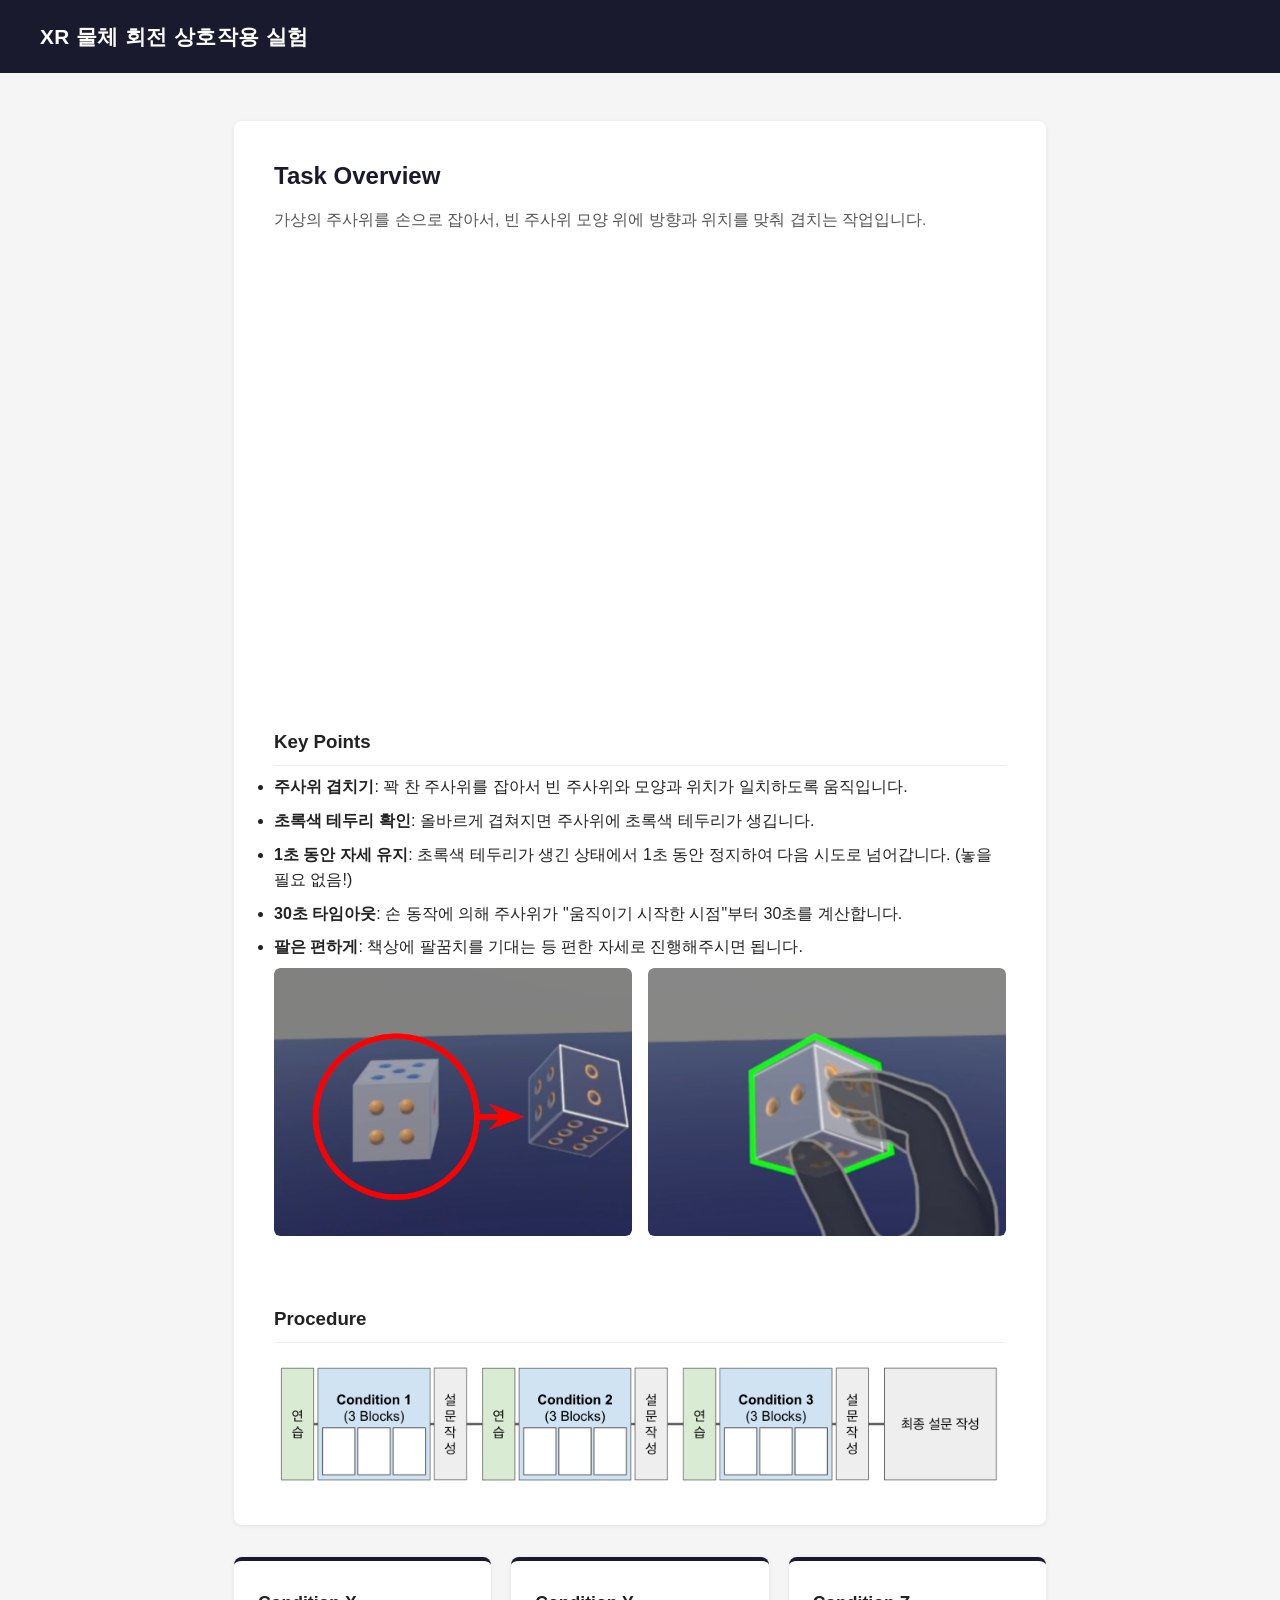
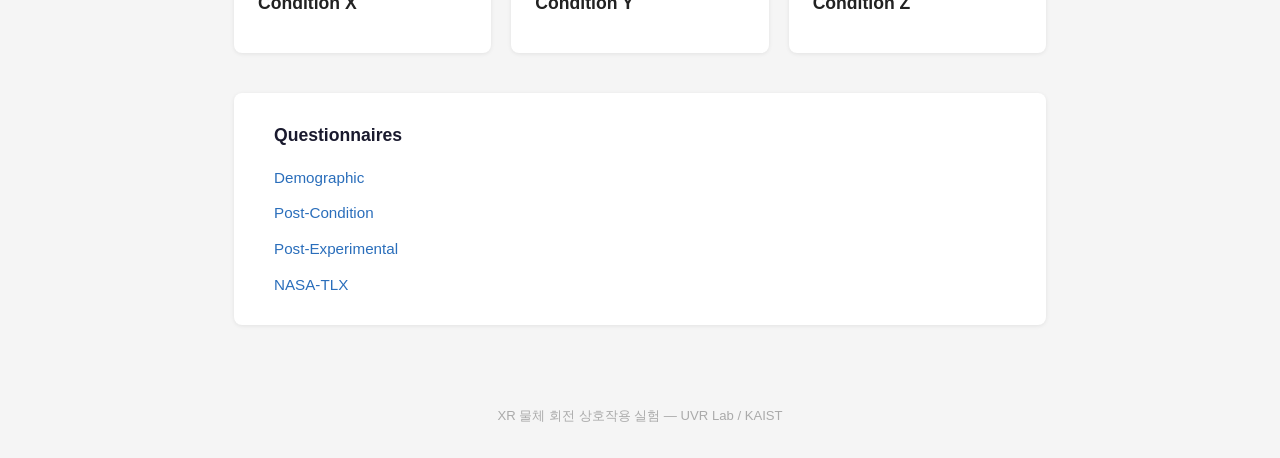
<file: index.html>
<!DOCTYPE html>
<html lang="en">
<head>
  <meta charset="UTF-8" />
  <meta name="viewport" content="width=device-width, initial-scale=1.0" />
  <title>Instructions</title>
  <link rel="stylesheet" href="css/style.css" />
</head>
<body>

  <header>
    <h1>XR 물체 회전 상호작용 실험</h1>
  </header>

  <main>
    <div class="intro">
      <h2>Task Overview</h2>
      <p>가상의 주사위를 손으로 잡아서, 빈 주사위 모양 위에 방향과 위치를 맞춰 겹치는 작업입니다.</p>
      <div class="video-wrapper">
          <iframe src="https://drive.google.com/file/d/113ZLfl4gIYUF78aS5LANeNoGPsBczunu/preview" allow="autoplay"></iframe>
      </div>
      <br>
      <br>

      <h3>Key Points</h3>
      <ul>
        <li><b>주사위 겹치기</b>: 꽉 찬 주사위를 잡아서 빈 주사위와 모양과 위치가 일치하도록 움직입니다.</li>
        <li><b>초록색 테두리 확인</b>: 올바르게 겹쳐지면 주사위에 초록색 테두리가 생깁니다.</li>
        <li><b>1초 동안 자세 유지</b>: 초록색 테두리가 생긴 상태에서 1초 동안 정지하여 다음 시도로 넘어갑니다. (놓을 필요 없음!)</li>
        <li><b>30초 타임아웃</b>: 손 동작에 의해 주사위가 "움직이기 시작한 시점"부터 30초를 계산합니다.</li>
        <li><b>팔은 편하게</b>: 책상에 팔꿈치를 기대는 등 편한 자세로 진행해주시면 됩니다.</li>
      </ul>

      <div class="image-gallery">
      <!-- Replace src with your local image paths, e.g. images/condition-o-1.png -->
        <div class="image-placeholder">
          <img src="images/main_1.png" alt="Image 1"
              onerror="this.style.display='none'; this.nextElementSibling.style.display='block';" />
          <span class="label" style="display:none;">images/condition-o-1.png</span>
        </div>
        <div class="image-placeholder">
          <img src="images/main_2.png" alt="Image 2"
              onerror="this.style.display='none'; this.nextElementSibling.style.display='block';" />
          <span class="label" style="display:none;">images/condition-o-2.png</span>
        </div>
      </div>
      <br>
      <br>

      <h3>Procedure</h3>
      <img src="images/procedure.png" alt="procedure" />
    </div>

    <div class="card-grid">
      <a class="card" href="condition-x.html">
        <!-- <div class="tag">Condition</div> -->
        <h3>Condition X</h3>
      </a>
      <a class="card" href="condition-y.html">
        <!-- <div class="tag">Condition</div> -->
        <h3>Condition Y</h3>
      </a>
      <a class="card" href="condition-z.html">
        <!-- <div class="tag">Condition</div> -->
        <h3>Condition Z</h3>
      </a>
    </div>

    <div class="external-links">
      <h2>Questionnaires</h2>
      <ul>
        <li><a href="https://forms.gle/vXYQmPbs2Hkukr2DA" target="_blank" rel="noopener">Demographic</a></li>
        <li><a href="https://forms.gle/jHi5xaspJe6zsZoT9" target="_blank" rel="noopener">Post-Condition</a></li>
        <li><a href="https://forms.gle/G1ioLBs9VRUn2XNd6" target="_blank" rel="noopener">Post-Experimental</a></li>
        <li><a href="https://tlx.juyounglee.net/response/" target="_blank" rel="noopener">NASA-TLX</a></li>
      </ul>
    </div>
  </main>

  <footer></footer>
  <script src="js/footer.js"></script>

</body>
</html>
</file>
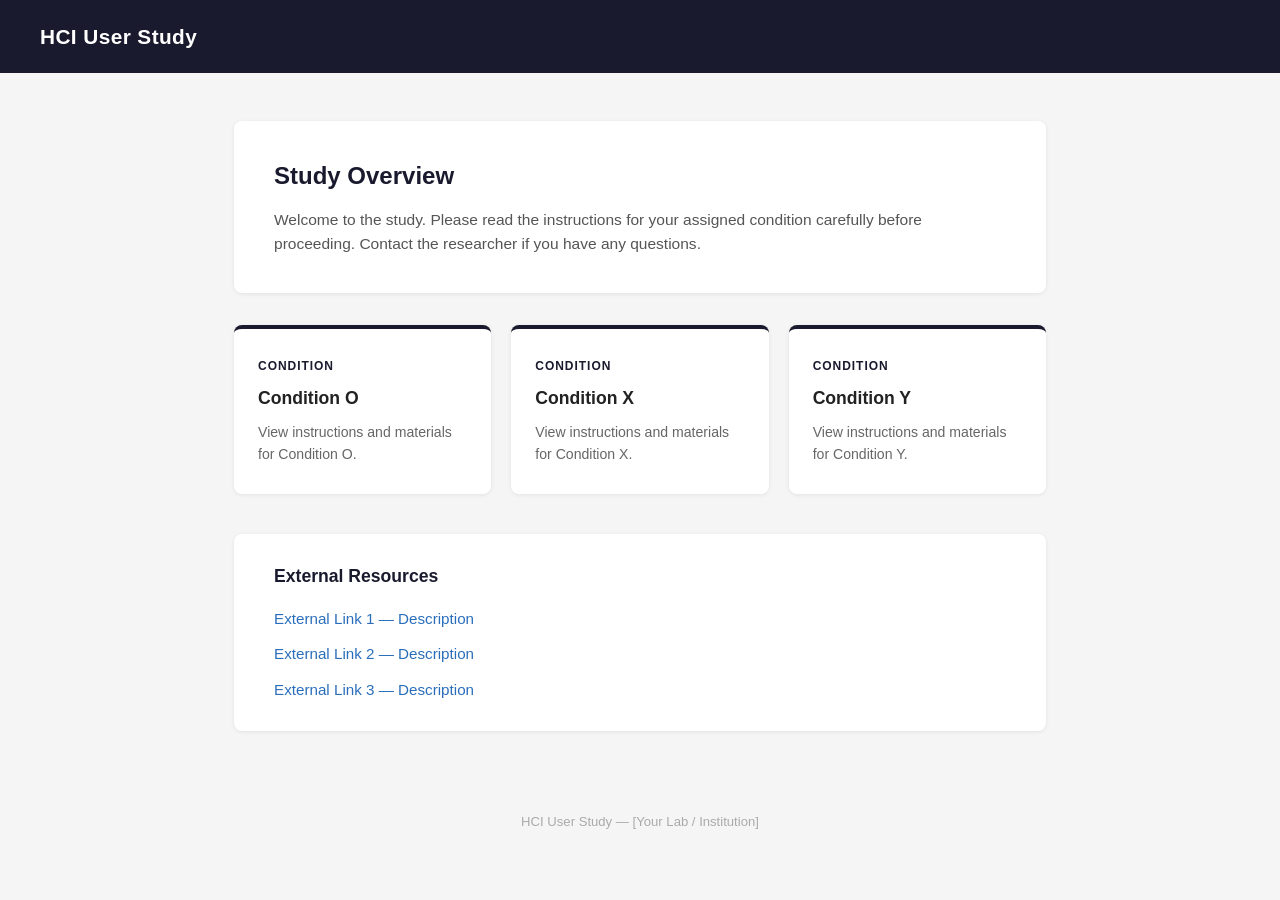
<file: geoctrl_instructions/index.html>
<!DOCTYPE html>
<html lang="en">
<head>
  <meta charset="UTF-8" />
  <meta name="viewport" content="width=device-width, initial-scale=1.0" />
  <title>HCI User Study</title>
  <link rel="stylesheet" href="css/style.css" />
</head>
<body>

  <header>
    <h1>HCI User Study</h1>
  </header>

  <main>
    <div class="intro">
      <h2>Study Overview</h2>
      <p>
        <!-- Replace with a brief description of your study -->
        Welcome to the study. Please read the instructions for your assigned
        condition carefully before proceeding. Contact the researcher if you
        have any questions.
      </p>
    </div>

    <div class="card-grid">
      <a class="card" href="condition-o.html">
        <div class="tag">Condition</div>
        <h3>Condition O</h3>
        <p>View instructions and materials for Condition O.</p>
      </a>
      <a class="card" href="condition-x.html">
        <div class="tag">Condition</div>
        <h3>Condition X</h3>
        <p>View instructions and materials for Condition X.</p>
      </a>
      <a class="card" href="condition-y.html">
        <div class="tag">Condition</div>
        <h3>Condition Y</h3>
        <p>View instructions and materials for Condition Y.</p>
      </a>
    </div>

    <div class="external-links">
      <h2>External Resources</h2>
      <ul>
        <li><a href="https://placeholder-link-1.example.com" target="_blank" rel="noopener">External Link 1 — Description</a></li>
        <li><a href="https://placeholder-link-2.example.com" target="_blank" rel="noopener">External Link 2 — Description</a></li>
        <li><a href="https://placeholder-link-3.example.com" target="_blank" rel="noopener">External Link 3 — Description</a></li>
      </ul>
    </div>
  </main>

  <footer>HCI User Study &mdash; [Your Lab / Institution]</footer>

</body>
</html>
</file>
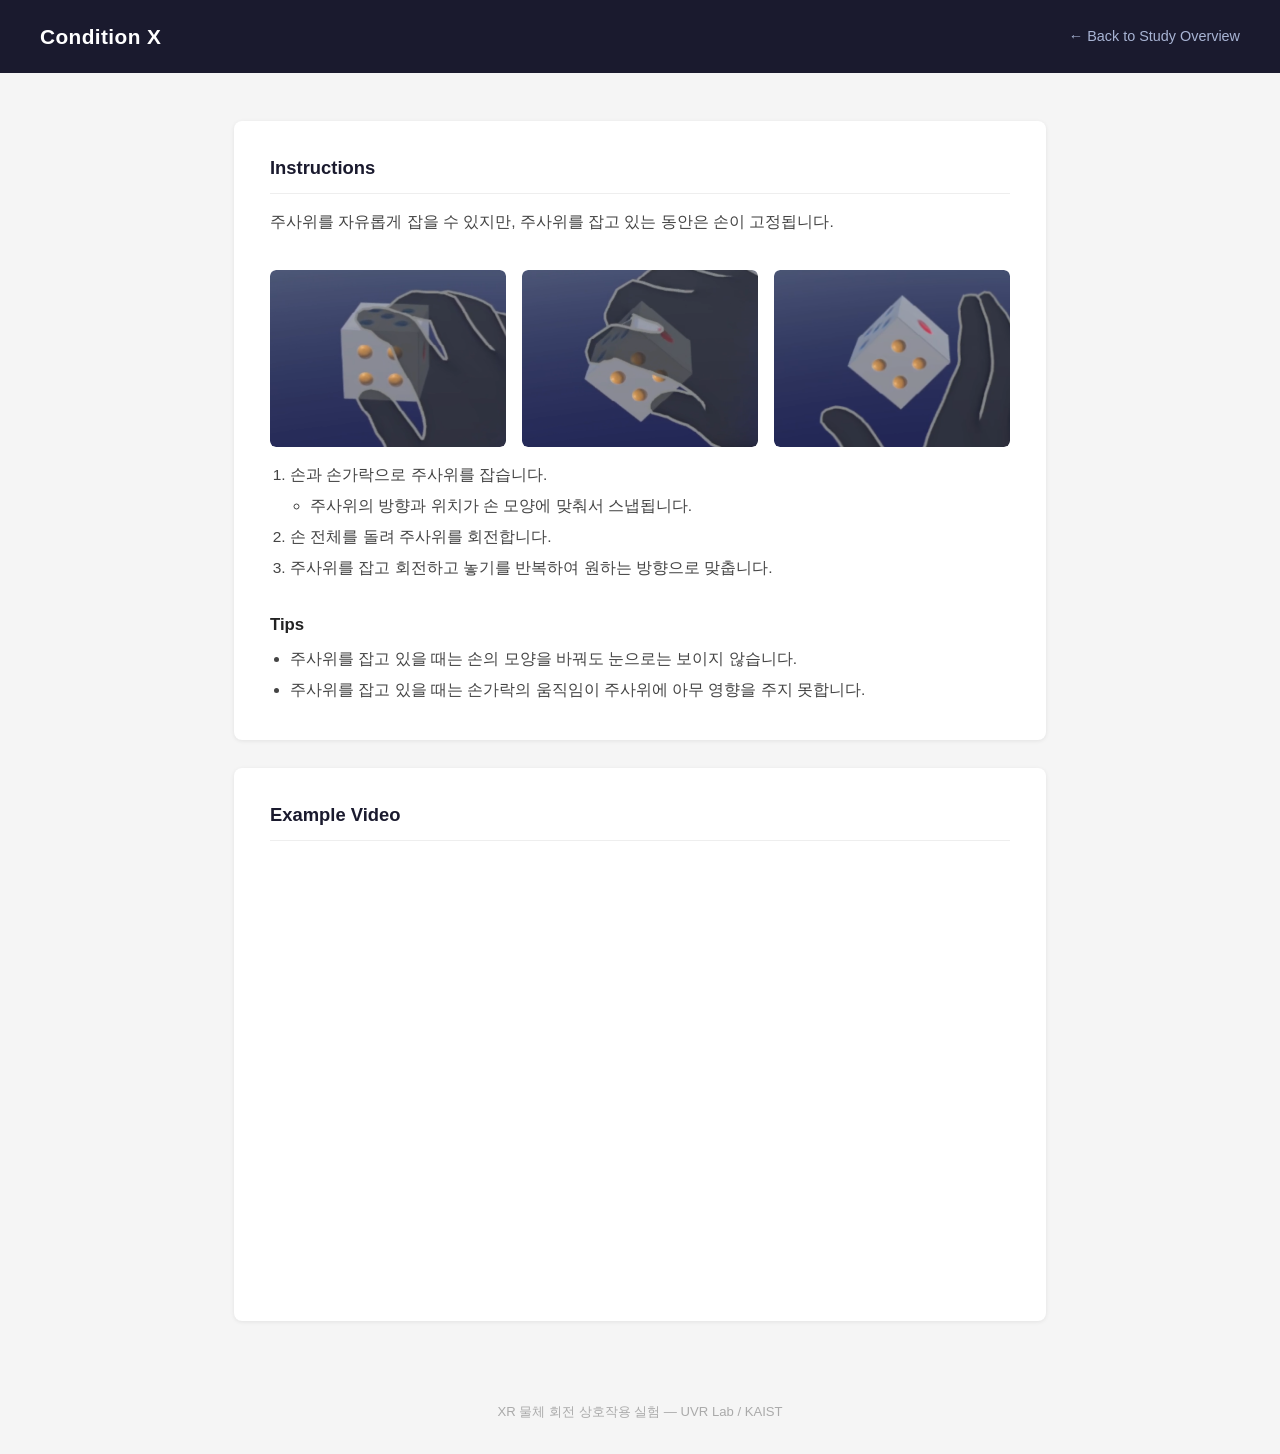
<file: condition-x.html>
<!DOCTYPE html>
<html lang="en">
<head>
  <meta charset="UTF-8" />
  <meta name="viewport" content="width=device-width, initial-scale=1.0" />
  <title>Condition X</title>
  <link rel="stylesheet" href="css/style.css" />
</head>
<body>

  <header>
    <h1>Condition X</h1>
    <a class="back-link" href="index.html">&larr; Back to Study Overview</a>
  </header>

  <main class="condition-page">

    <section class="instructions">
      <h2>Instructions</h2>
      <p>
        주사위를 자유롭게 잡을 수 있지만, 주사위를 잡고 있는 동안은 손이 고정됩니다.
      </p>
      <br>
      <div class="image-gallery">
        <!-- Replace src with your local image paths, e.g. images/condition-o-1.png -->
        <div class="image-placeholder">
          <img src="images/X_1.png" alt="Image 1"
               onerror="this.style.display='none'; this.nextElementSibling.style.display='block';" />
          <span class="label" style="display:none;">images/condition-x-1.png</span>
        </div>
        <div class="image-placeholder">
          <img src="images/X_2.png" alt="Image 2"
               onerror="this.style.display='none'; this.nextElementSibling.style.display='block';" />
          <span class="label" style="display:none;">images/condition-x-2.png</span>
        </div>
        <div class="image-placeholder">
          <img src="images/X_3.png" alt="Image 3"
               onerror="this.style.display='none'; this.nextElementSibling.style.display='block';" />
          <span class="label" style="display:none;">images/condition-x-3.png</span>
        </div>
      </div>
      <ol>
        <li>손과 손가락으로 주사위를 잡습니다.</li>
        <ul><li>주사위의 방향과 위치가 손 모양에 맞춰서 스냅됩니다.</li></ul>
        <li>손 전체를 돌려 주사위를 회전합니다.</li>
        <li>주사위를 잡고 회전하고 놓기를 반복하여 원하는 방향으로 맞춥니다.</li>
      </ol>
      <br>
      <h3>Tips</h3>
      <ul>
        <li>주사위를 잡고 있을 때는 손의 모양을 바꿔도 눈으로는 보이지 않습니다.</li>
        <li>주사위를 잡고 있을 때는 손가락의 움직임이 주사위에 아무 영향을 주지 못합니다.</li>
      </ul>
    </section>

    <section>
      <h2>Example Video</h2>
      <div class="video-wrapper">
        <iframe src="https://drive.google.com/file/d/1uBOflIDUyZsZqZWXZWE0DBMifl_GdZxQ/preview" allow="autoplay"></iframe>
      </div>
    </section>

  </main>

  <footer></footer>
  <script src="js/footer.js"></script>

</body>
</html>
</file>
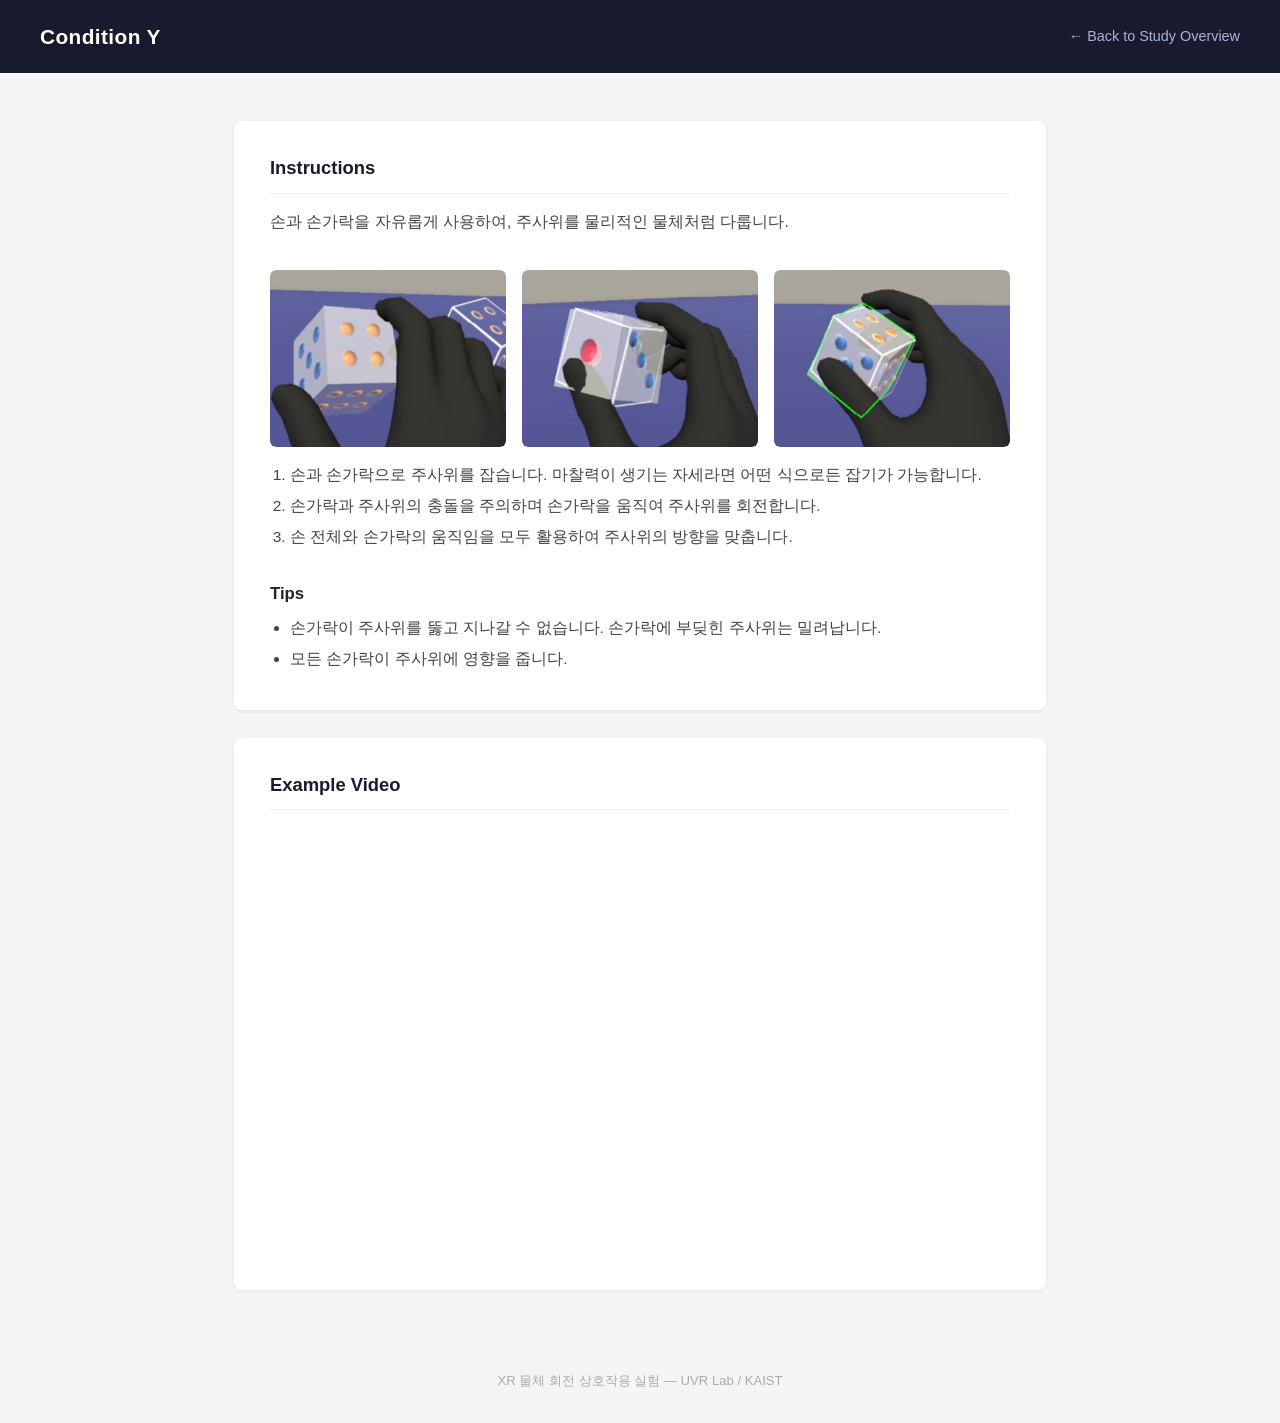
<file: condition-y.html>
<!DOCTYPE html>
<html lang="en">
<head>
  <meta charset="UTF-8" />
  <meta name="viewport" content="width=device-width, initial-scale=1.0" />
  <title>Condition Y</title>
  <link rel="stylesheet" href="css/style.css" />
</head>
<body>

  <header>
    <h1>Condition Y</h1>
    <a class="back-link" href="index.html">&larr; Back to Study Overview</a>
  </header>

  <main class="condition-page">

    <section class="instructions">
      <h2>Instructions</h2>
      <p>
        손과 손가락을 자유롭게 사용하여, 주사위를 물리적인 물체처럼 다룹니다.
      </p>
      <br>
      <div class="image-gallery">
        <!-- Replace src with your local image paths, e.g. images/condition-o-1.png -->
        <div class="image-placeholder">
          <img src="images/Y_1.png" alt="Image 1"
               onerror="this.style.display='none'; this.nextElementSibling.style.display='block';" />
          <span class="label" style="display:none;">images/condition-y-1.png</span>
        </div>
        <div class="image-placeholder">
          <img src="images/Y_2.png" alt="Image 2"
               onerror="this.style.display='none'; this.nextElementSibling.style.display='block';" />
          <span class="label" style="display:none;">images/condition-y-2.png</span>
        </div>
        <div class="image-placeholder">
          <img src="images/Y_3.png" alt="Image 3"
               onerror="this.style.display='none'; this.nextElementSibling.style.display='block';" />
          <span class="label" style="display:none;">images/condition-y-3.png</span>
        </div>
      </div>
      <ol>
        <li>손과 손가락으로 주사위를 잡습니다. 마찰력이 생기는 자세라면 어떤 식으로든 잡기가 가능합니다.</li>
        <li>손가락과 주사위의 충돌을 주의하며 손가락을 움직여 주사위를 회전합니다.</li>
        <li>손 전체와 손가락의 움직임을 모두 활용하여 주사위의 방향을 맞춥니다.</li>
      </ol>
      <br>
      <h3>Tips</h3>
      <ul>
        <li>손가락이 주사위를 뚫고 지나갈 수 없습니다. 손가락에 부딪힌 주사위는 밀려납니다.</li>
        <li>모든 손가락이 주사위에 영향을 줍니다.</li>
      </ul>
    </section>

    <section>
      <h2>Example Video</h2>
      <div class="video-wrapper">
        <iframe src="https://drive.google.com/file/d/1ovO53LZIj7i4RoSkdWe7fMSB88ngjisz/preview" allow="autoplay"></iframe>
      </div>
    </section>

  </main>

  <footer></footer>
  <script src="js/footer.js"></script>

</body>
</html>
</file>
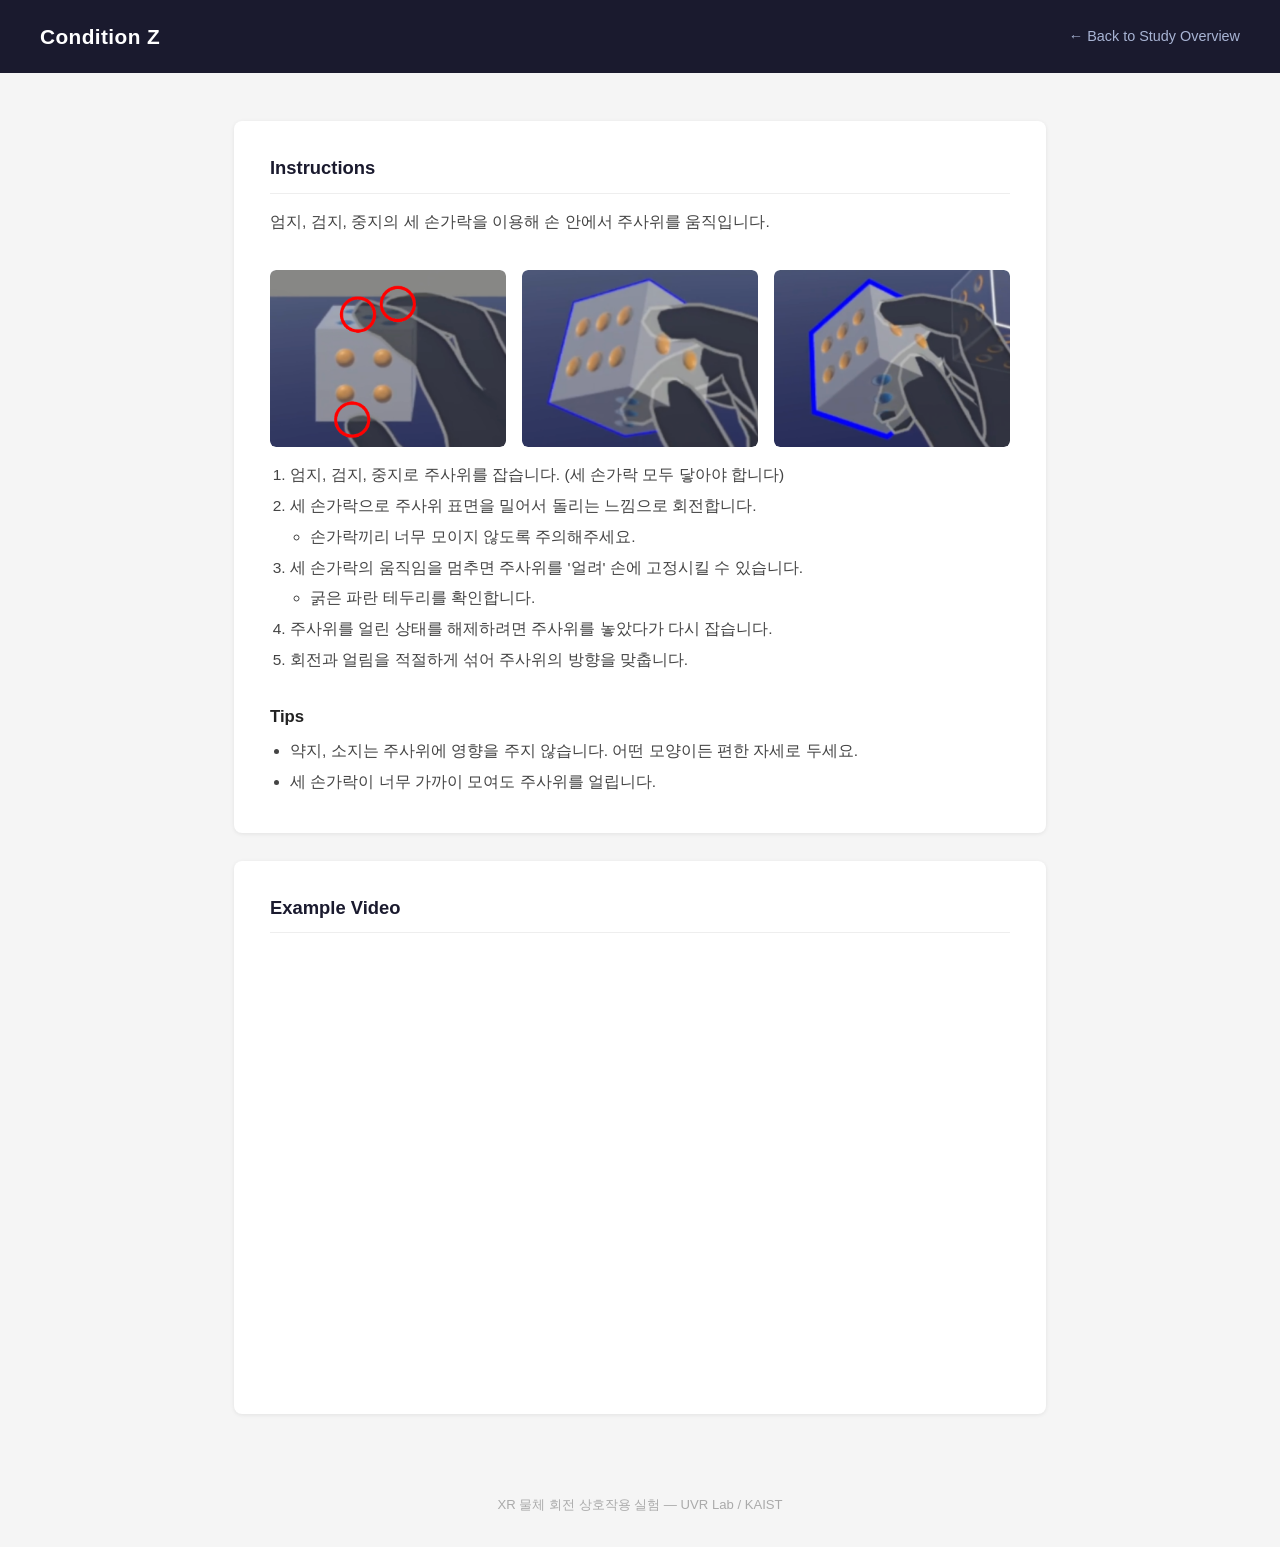
<file: condition-z.html>
<!DOCTYPE html>
<html lang="en">
<head>
  <meta charset="UTF-8" />
  <meta name="viewport" content="width=device-width, initial-scale=1.0" />
  <title>Condition Z</title>
  <link rel="stylesheet" href="css/style.css" />
</head>
<body>

  <header>
    <h1>Condition Z</h1>
    <a class="back-link" href="index.html">&larr; Back to Study Overview</a>
  </header>

  <main class="condition-page">

    <section class="instructions">
      <h2>Instructions</h2>
      <p>
        엄지, 검지, 중지의 세 손가락을 이용해 손 안에서 주사위를 움직입니다.
      </p>
      <br>
      <div class="image-gallery">
        <!-- Replace src with your local image paths, e.g. images/condition-y-1.png -->
        <div class="image-placeholder">
          <img src="images/Z_1.png" alt="Image 1"
               onerror="this.style.display='none'; this.nextElementSibling.style.display='block';" />
          <span class="label" style="display:none;">images/condition-z-1.png</span>
        </div>
        <div class="image-placeholder">
          <img src="images/Z_2.png" alt="Image 2"
               onerror="this.style.display='none'; this.nextElementSibling.style.display='block';" />
          <span class="label" style="display:none;">images/condition-z-2.png</span>
        </div>
        <div class="image-placeholder">
          <img src="images/Z_3.png" alt="Image 3"
               onerror="this.style.display='none'; this.nextElementSibling.style.display='block';" />
          <span class="label" style="display:none;">images/condition-z-3.png</span>
        </div>
      </div>
      <ol>
        <li>엄지, 검지, 중지로 주사위를 잡습니다. (세 손가락 모두 닿아야 합니다)</li>
        <li>세 손가락으로 주사위 표면을 밀어서 돌리는 느낌으로 회전합니다.</li>
        <ul><li>손가락끼리 너무 모이지 않도록 주의해주세요.</li></ul>
        <li>세 손가락의 움직임을 멈추면 주사위를 '얼려' 손에 고정시킬 수 있습니다.</li>
        <ul><li>굵은 파란 테두리를 확인합니다.</li></ul>
        <li>주사위를 얼린 상태를 해제하려면 주사위를 놓았다가 다시 잡습니다.</li>
        <li>회전과 얼림을 적절하게 섞어 주사위의 방향을 맞춥니다.</li>
      </ol>
      <br>
      <h3>Tips</h3>
      <ul>
        <li>약지, 소지는 주사위에 영향을 주지 않습니다. 어떤 모양이든 편한 자세로 두세요.</li>
        <li>세 손가락이 너무 가까이 모여도 주사위를 얼립니다.</li>
      </ul>
    </section>

    <section>
      <h2>Example Video</h2>
      <div class="video-wrapper">
        <iframe src="https://drive.google.com/file/d/1Ap_DE1yxuV53O7Q3ub1uzR-3qdRZRicY/preview" allow="autoplay"></iframe>
      </div>
    </section>

  </main>

  <footer></footer>
  <script src="js/footer.js"></script>

</body>
</html>
</file>
<file: css/style.css>
* {
  box-sizing: border-box;
  margin: 0;
  padding: 0;
}

body {
  font-family: -apple-system, BlinkMacSystemFont, "Segoe UI", Roboto, sans-serif;
  background: #f5f5f5;
  color: #222;
  line-height: 1.6;
}

header {
  background: #1a1a2e;
  color: #fff;
  padding: 20px 40px;
  display: flex;
  align-items: center;
  justify-content: space-between;
}

header h1 {
  font-size: 1.3rem;
  font-weight: 600;
  letter-spacing: 0.02em;
}

header a.back-link {
  color: #a8b4d4;
  text-decoration: none;
  font-size: 0.9rem;
}

header a.back-link:hover {
  color: #fff;
}

main {
  max-width: 860px;
  margin: 48px auto;
  padding: 0 24px;
}

/* Index page */
.intro {
  background: #fff;
  border-radius: 8px;
  padding: 36px 40px;
  margin-bottom: 32px;
  box-shadow: 0 1px 4px rgba(0,0,0,0.08);
}

.intro h2 {
  font-size: 1.5rem;
  margin-bottom: 12px;
  color: #1a1a2e;
}

.intro h3 {
  padding-bottom: 8px;
  margin-bottom: 8px;
  border-bottom: 1px solid #eee;
}

.intro p {
  color: #555;
  font-size: 0.97rem;
}

.intro li {
  margin-bottom: 8px;
}

.intro img,
.intro .video-wrapper {
  max-width: 100%;
  display: block;
  margin-top: 16px;
}

.intro img {
  height: auto;
}

.intro .image-placeholder img {
  margin-top: 0;
}

/* Video */
.video-wrapper {
  position: relative;
  width: 100%;
  aspect-ratio: 16 / 9;
  margin-bottom: 16px
}

.video-wrapper iframe {
  position: absolute;
  top: 0;
  left: 0;
  width: 100%;
  height: 100%;
  border: none;
}

.card-grid {
  display: grid;
  grid-template-columns: repeat(auto-fit, minmax(220px, 1fr));
  gap: 20px;
  margin-bottom: 40px;
}

.card {
  background: #fff;
  border-radius: 8px;
  padding: 28px 24px;
  text-decoration: none;
  color: #222;
  box-shadow: 0 1px 4px rgba(0,0,0,0.08);
  border-top: 4px solid #1a1a2e;
  transition: transform 0.15s, box-shadow 0.15s;
}

.card:hover {
  transform: translateY(-3px);
  box-shadow: 0 6px 16px rgba(0,0,0,0.12);
}

.card .tag {
  font-size: 0.75rem;
  font-weight: 700;
  text-transform: uppercase;
  letter-spacing: 0.08em;
  color: #1a1a2e;
  margin-bottom: 8px;
}

.card h3 {
  font-size: 1.1rem;
  margin-bottom: 8px;
}

.card p {
  font-size: 0.88rem;
  color: #666;
}

.external-links {
  background: #fff;
  border-radius: 8px;
  padding: 28px 40px;
  box-shadow: 0 1px 4px rgba(0,0,0,0.08);
}

.external-links h2 {
  font-size: 1.1rem;
  margin-bottom: 16px;
  color: #1a1a2e;
}

.external-links ul {
  list-style: none;
  display: flex;
  flex-direction: column;
  gap: 10px;
}

.external-links ul li a {
  color: #2a6ebb;
  text-decoration: none;
  font-size: 0.95rem;
}

.external-links ul li a:hover {
  text-decoration: underline;
}

/* Condition pages */
.condition-page section {
  background: #fff;
  border-radius: 8px;
  padding: 32px 36px;
  margin-bottom: 28px;
  box-shadow: 0 1px 4px rgba(0,0,0,0.08);
}

.condition-page section h2 {
  font-size: 1.15rem;
  color: #1a1a2e;
  margin-bottom: 16px;
  padding-bottom: 10px;
  border-bottom: 1px solid #eee;
}

.condition-page section h3 {
  font-size: 1.05rem;
  margin-bottom: 8px;
}

.condition-page .instructions p {
  color: #444;
  font-size: 0.97rem;
  margin-bottom: 10px;
}

.condition-page .instructions ol,
.condition-page .instructions ul {
  padding-left: 20px;
  color: #444;
  font-size: 0.97rem;
}

.condition-page .instructions li {
  margin-bottom: 6px;
}

/* Image gallery */
.image-gallery {
  display: grid;
  gap: 16px;
  margin-bottom: 16px;
}

.intro .image-gallery {
  grid-template-columns: repeat(2, 1fr);
}

.condition-page .image-gallery {
  grid-template-columns: repeat(auto-fill, minmax(220px, 1fr));
}

.image-placeholder {
  background: #e8eaf0;
  border-radius: 6px;
  aspect-ratio: 4/3;
  display: flex;
  flex-direction: column;
  align-items: center;
  justify-content: center;
  color: #888;
  font-size: 0.82rem;
  gap: 6px;
  overflow: hidden;
}

.image-placeholder img {
  width: 100%;
  height: 100%;
  object-fit: cover;
  border-radius: 6px;
}

.image-placeholder .label {
  font-size: 0.8rem;
  color: #999;
  text-align: center;
  padding: 6px;
}

/* Video section */
.video-list {
  display: flex;
  flex-direction: column;
  gap: 24px;
}

.video-item {
  display: flex;
  flex-direction: column;
  gap: 8px;
}

.video-item .video-label {
  font-size: 0.88rem;
  font-weight: 600;
  color: #555;
}

.video-item iframe {
  width: 100%;
  max-width: 640px;
  height: 360px;
  border: none;
  border-radius: 6px;
  background: #ddd;
}

footer {
  text-align: center;
  padding: 32px;
  font-size: 0.82rem;
  color: #aaa;
}
</file>
<file: geoctrl_instructions/css/style.css>
* {
  box-sizing: border-box;
  margin: 0;
  padding: 0;
}

body {
  font-family: -apple-system, BlinkMacSystemFont, "Segoe UI", Roboto, sans-serif;
  background: #f5f5f5;
  color: #222;
  line-height: 1.6;
}

header {
  background: #1a1a2e;
  color: #fff;
  padding: 20px 40px;
  display: flex;
  align-items: center;
  justify-content: space-between;
}

header h1 {
  font-size: 1.3rem;
  font-weight: 600;
  letter-spacing: 0.02em;
}

header a.back-link {
  color: #a8b4d4;
  text-decoration: none;
  font-size: 0.9rem;
}

header a.back-link:hover {
  color: #fff;
}

main {
  max-width: 860px;
  margin: 48px auto;
  padding: 0 24px;
}

/* Index page */
.intro {
  background: #fff;
  border-radius: 8px;
  padding: 36px 40px;
  margin-bottom: 32px;
  box-shadow: 0 1px 4px rgba(0,0,0,0.08);
}

.intro h2 {
  font-size: 1.5rem;
  margin-bottom: 12px;
  color: #1a1a2e;
}

.intro p {
  color: #555;
  font-size: 0.97rem;
}

.card-grid {
  display: grid;
  grid-template-columns: repeat(auto-fit, minmax(220px, 1fr));
  gap: 20px;
  margin-bottom: 40px;
}

.card {
  background: #fff;
  border-radius: 8px;
  padding: 28px 24px;
  text-decoration: none;
  color: #222;
  box-shadow: 0 1px 4px rgba(0,0,0,0.08);
  border-top: 4px solid #1a1a2e;
  transition: transform 0.15s, box-shadow 0.15s;
}

.card:hover {
  transform: translateY(-3px);
  box-shadow: 0 6px 16px rgba(0,0,0,0.12);
}

.card .tag {
  font-size: 0.75rem;
  font-weight: 700;
  text-transform: uppercase;
  letter-spacing: 0.08em;
  color: #1a1a2e;
  margin-bottom: 8px;
}

.card h3 {
  font-size: 1.1rem;
  margin-bottom: 8px;
}

.card p {
  font-size: 0.88rem;
  color: #666;
}

.external-links {
  background: #fff;
  border-radius: 8px;
  padding: 28px 40px;
  box-shadow: 0 1px 4px rgba(0,0,0,0.08);
}

.external-links h2 {
  font-size: 1.1rem;
  margin-bottom: 16px;
  color: #1a1a2e;
}

.external-links ul {
  list-style: none;
  display: flex;
  flex-direction: column;
  gap: 10px;
}

.external-links ul li a {
  color: #2a6ebb;
  text-decoration: none;
  font-size: 0.95rem;
}

.external-links ul li a:hover {
  text-decoration: underline;
}

/* Condition pages */
.condition-page section {
  background: #fff;
  border-radius: 8px;
  padding: 32px 36px;
  margin-bottom: 28px;
  box-shadow: 0 1px 4px rgba(0,0,0,0.08);
}

.condition-page section h2 {
  font-size: 1.15rem;
  color: #1a1a2e;
  margin-bottom: 16px;
  padding-bottom: 10px;
  border-bottom: 1px solid #eee;
}

.condition-page .instructions p {
  color: #444;
  font-size: 0.97rem;
  margin-bottom: 10px;
}

.condition-page .instructions ol,
.condition-page .instructions ul {
  padding-left: 20px;
  color: #444;
  font-size: 0.97rem;
}

.condition-page .instructions li {
  margin-bottom: 6px;
}

/* Image gallery */
.image-gallery {
  display: grid;
  grid-template-columns: repeat(auto-fill, minmax(220px, 1fr));
  gap: 16px;
}

.image-placeholder {
  background: #e8eaf0;
  border-radius: 6px;
  aspect-ratio: 4/3;
  display: flex;
  flex-direction: column;
  align-items: center;
  justify-content: center;
  color: #888;
  font-size: 0.82rem;
  gap: 6px;
  overflow: hidden;
}

.image-placeholder img {
  width: 100%;
  height: 100%;
  object-fit: cover;
  border-radius: 6px;
}

.image-placeholder .label {
  font-size: 0.8rem;
  color: #999;
  text-align: center;
  padding: 6px;
}

/* Video section */
.video-list {
  display: flex;
  flex-direction: column;
  gap: 24px;
}

.video-item {
  display: flex;
  flex-direction: column;
  gap: 8px;
}

.video-item .video-label {
  font-size: 0.88rem;
  font-weight: 600;
  color: #555;
}

.video-item iframe {
  width: 100%;
  max-width: 640px;
  height: 360px;
  border: none;
  border-radius: 6px;
  background: #ddd;
}

footer {
  text-align: center;
  padding: 32px;
  font-size: 0.82rem;
  color: #aaa;
}
</file>
